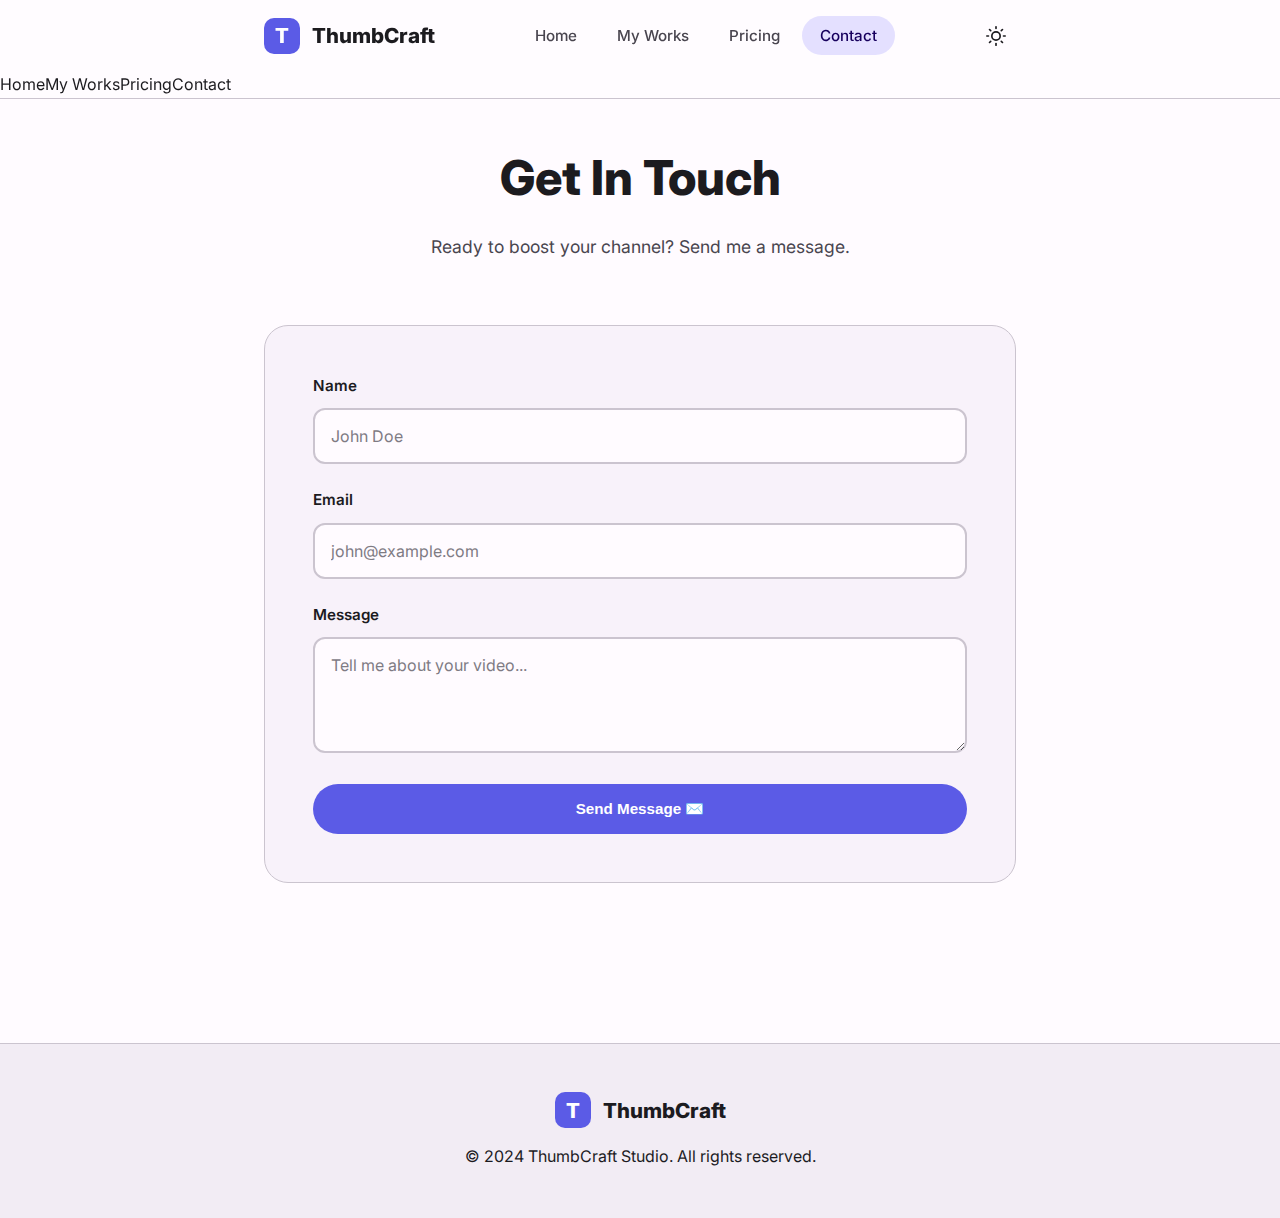
<file: contact.html>
<!DOCTYPE html>
<html lang="en">
<head>
  <meta charset="UTF-8" />
  <meta name="viewport" content="width=device-width, initial-scale=1.0" />
  <meta name="description" content="Contact ThumbCraft to start your project." />
  <title>ThumbCraft Studio — Contact</title>
  <link rel="preconnect" href="https://fonts.googleapis.com" />
  <link rel="preconnect" href="https://fonts.gstatic.com" crossorigin />
  <link href="https://fonts.googleapis.com/css2?family=Inter:wght@400;500;600;700;800&display=swap" rel="stylesheet" />
  
  <style>
    /* --- Variables & Reset --- */
    :root {
      --md-primary: #5B5BE6; --md-on-primary: #FFFFFF;
      --md-primary-container: #E4E0FF; --md-on-primary-container: #17005E;
      --md-surface: #FFFBFF; --md-surface-container: #F2ECF4;
      --md-surface-container-low: #F8F2FA;
      --md-on-surface: #1C1B1F; --md-on-surface-variant: #49454F;
      --md-outline: #7A757F; --md-outline-variant: #CBC4CF;
      --md-shadow-sm: 0 1px 2px rgba(0,0,0,0.05);
      --radius-sm: 12px; --radius-lg: 24px; --radius-full: 9999px;
      --transition-theme: background-color 0.35s ease, color 0.35s ease;
    }
    [data-theme="dark"] {
      --md-primary: #C8BFFF; --md-on-primary: #2D0F7E;
      --md-primary-container: #4335B1; --md-on-primary-container: #E4E0FF;
      --md-surface: #141218; --md-surface-container: #211F26;
      --md-surface-container-low: #1C1B20;
      --md-on-surface: #E6E0E9; --md-on-surface-variant: #CAC4D0;
      --md-outline: #948F99; --md-outline-variant: #49454F;
    }
    *, *::before, *::after { margin: 0; padding: 0; box-sizing: border-box; }
    body { font-family: 'Inter', sans-serif; background-color: var(--md-surface); color: var(--md-on-surface); transition: var(--transition-theme); line-height: 1.6; -webkit-font-smoothing: antialiased; }
    a { text-decoration: none; color: inherit; }
    
    .container { width: 100%; max-width: 800px; margin: 0 auto; padding: 0 24px; }
    .section { padding: 140px 0 80px; }
    .text-center { text-align: center; }
    
    .btn { display: inline-flex; align-items: center; justify-content: center; gap: 8px; padding: 16px 32px; border: none; border-radius: var(--radius-full); font-weight: 600; font-size: 0.95rem; cursor: pointer; transition: all 0.25s ease; width: 100%; }
    .btn-primary { background: var(--md-primary); color: var(--md-on-primary); }
    .btn-primary:hover { opacity: 0.9; transform: translateY(-2px); }

    .section-title { font-size: clamp(2rem, 5vw, 3rem); font-weight: 800; margin-bottom: 16px; }
    .section-subtitle { font-size: 1.1rem; color: var(--md-on-surface-variant); margin: 0 auto 64px; max-width: 600px; }

    /* Header */
    .header { position: fixed; top: 0; left: 0; right: 0; z-index: 1000; background: color-mix(in srgb, var(--md-surface) 85%, transparent); border-bottom: 1px solid var(--md-outline-variant); backdrop-filter: blur(16px); }
    .header-inner { display: flex; align-items: center; justify-content: space-between; height: 72px; }
    .logo { display: flex; align-items: center; gap: 12px; font-weight: 800; font-size: 1.3rem; }
    .logo-icon { width: 36px; height: 36px; background: var(--md-primary); color: #fff; border-radius: 10px; display: grid; place-items: center; }
    .nav-links { display: flex; gap: 4px; list-style: none; }
    .nav-links a { padding: 10px 18px; border-radius: var(--radius-full); font-weight: 500; font-size: 0.95rem; color: var(--md-on-surface-variant); transition: 0.2s; }
    .nav-links a:hover, .nav-links a.active { background: var(--md-primary-container); color: var(--md-on-primary-container); }
    .header-controls { display: flex; align-items: center; gap: 8px; }
    .icon-btn { background: transparent; border: none; cursor: pointer; color: var(--md-on-surface); padding: 10px; border-radius: 50%; display: flex; }
    .icon-btn:hover { background: var(--md-surface-container); }
    .hamburger { display: none; }

    /* Form */
    .contact-card { background: var(--md-surface-container-low); padding: 48px; border-radius: var(--radius-lg); border: 1px solid var(--md-outline-variant); }
    .form-group { margin-bottom: 24px; }
    .form-group label { display: block; margin-bottom: 10px; font-weight: 600; font-size: 0.95rem; color: var(--md-on-surface); }
    .form-group input, .form-group textarea {
      width: 100%; padding: 16px; border-radius: var(--radius-sm);
      border: 2px solid var(--md-outline-variant);
      background: var(--md-surface); color: var(--md-on-surface);
      font-family: inherit; font-size: 1rem; outline: none; transition: all 0.2s;
    }
    .form-group input:focus, .form-group textarea:focus { 
      border-color: var(--md-primary); 
      box-shadow: 0 0 0 4px color-mix(in srgb, var(--md-primary) 15%, transparent);
    }
    /* Placeholder color fix */
    ::placeholder { color: var(--md-on-surface-variant); opacity: 0.7; }

    footer { background: var(--md-surface-container); padding: 48px 0; border-top: 1px solid var(--md-outline-variant); margin-top: 80px; }
    .footer-content { display: flex; flex-direction: column; align-items: center; gap: 16px; }

    @media (max-width: 768px) {
      .nav-links { display: none; } .hamburger { display: flex; }
      .mobile-nav { display: none; position: fixed; top: 72px; left: 0; right: 0; background: var(--md-surface); padding: 20px; flex-direction: column; gap: 8px; border-bottom: 1px solid var(--md-outline-variant); z-index: 999; }
      .mobile-nav.open { display: flex; }
      .contact-card { padding: 32px 24px; }
    }
  </style>
</head>
<body>
  <header class="header">
    <div class="container header-inner">
      <a href="index.html" class="logo"><span class="logo-icon">T</span> ThumbCraft</a>
      <nav><ul class="nav-links">
          <li><a href="index.html">Home</a></li>
          <li><a href="works.html">My Works</a></li>
          <li><a href="pricing.html">Pricing</a></li>
          <li><a href="contact.html" class="active">Contact</a></li>
      </ul></nav>
      <div class="header-controls">
        <button class="icon-btn" id="themeToggle" aria-label="Toggle Theme">
          <svg xmlns="http://www.w3.org/2000/svg" width="20" height="20" viewBox="0 0 24 24" fill="none" stroke="currentColor" stroke-width="2" stroke-linecap="round" stroke-linejoin="round"><circle cx="12" cy="12" r="5"></circle><line x1="12" y1="1" x2="12" y2="3"></line><line x1="12" y1="21" x2="12" y2="23"></line><line x1="4.22" y1="4.22" x2="5.64" y2="5.64"></line><line x1="18.36" y1="18.36" x2="19.78" y2="19.78"></line><line x1="1" y1="12" x2="3" y2="12"></line><line x1="21" y1="12" x2="23" y2="12"></line><line x1="4.22" y1="19.78" x2="5.64" y2="18.36"></line><line x1="18.36" y1="5.64" x2="19.78" y2="4.22"></line></svg>
        </button>
        <button class="icon-btn hamburger" id="hamburgerBtn" aria-label="Menu">
          <svg xmlns="http://www.w3.org/2000/svg" width="24" height="24" viewBox="0 0 24 24" fill="none" stroke="currentColor" stroke-width="2" stroke-linecap="round" stroke-linejoin="round"><line x1="3" y1="12" x2="21" y2="12"></line><line x1="3" y1="6" x2="21" y2="6"></line><line x1="3" y1="18" x2="21" y2="18"></line></svg>
        </button>
      </div>
    </div>
    <div class="mobile-nav" id="mobileNav">
      <a href="index.html">Home</a><a href="works.html">My Works</a><a href="pricing.html">Pricing</a><a href="contact.html">Contact</a>
    </div>
  </header>

  <main class="section">
    <div class="container">
      <div class="text-center">
        <h2 class="section-title">Get In Touch</h2>
        <p class="section-subtitle">Ready to boost your channel? Send me a message.</p>
      </div>
      
      <div class="contact-card">
        <form id="contactForm">
          <div class="form-group">
            <label for="name">Name</label>
            <input type="text" id="name" placeholder="John Doe" required>
          </div>
          <div class="form-group">
            <label for="email">Email</label>
            <input type="email" id="email" placeholder="john@example.com" required>
          </div>
          <div class="form-group">
            <label for="message">Message</label>
            <textarea id="message" rows="4" placeholder="Tell me about your video..." required></textarea>
          </div>
          <button type="submit" class="btn btn-primary">Send Message ✉️</button>
        </form>
      </div>
    </div>
  </main>

  <footer>
    <div class="container footer-content">
      <a href="index.html" class="logo"><span class="logo-icon">T</span> ThumbCraft</a>
      <p class="footer-copy">&copy; 2024 ThumbCraft Studio. All rights reserved.</p>
    </div>
  </footer>

  <script>
    const themeBtn = document.getElementById('themeToggle');
    const html = document.documentElement;
    if (localStorage.getItem('theme')) html.setAttribute('data-theme', localStorage.getItem('theme'));
    else if (window.matchMedia('(prefers-color-scheme: dark)').matches) html.setAttribute('data-theme', 'dark');
    themeBtn.addEventListener('click', () => {
      const newTheme = html.getAttribute('data-theme') === 'dark' ? 'light' : 'dark';
      html.setAttribute('data-theme', newTheme);
      localStorage.setItem('theme', newTheme);
    });
    document.getElementById('hamburgerBtn').addEventListener('click', () => {
      document.getElementById('mobileNav').classList.toggle('open');
    });

    document.getElementById('contactForm').addEventListener('submit', (e) => {
      e.preventDefault();
      alert('Message sent! (This is a demo)');
    });
  </script>
</body>
</html>
</file>
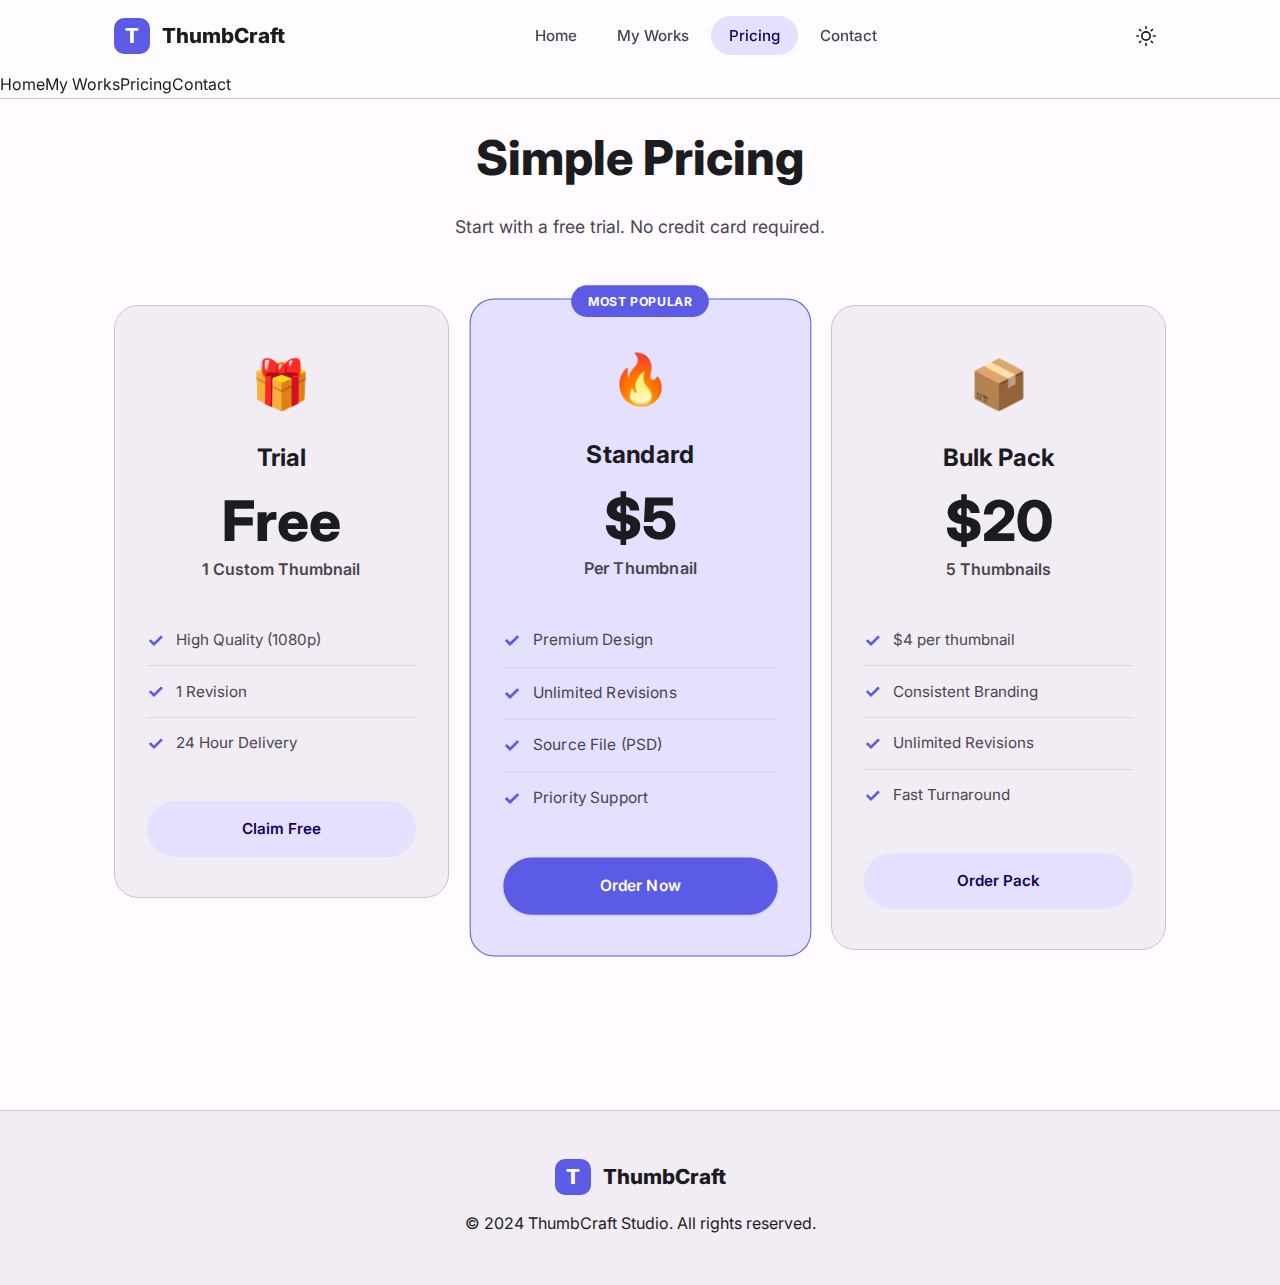
<file: pricing.html>
<!DOCTYPE html>
<html lang="en">
<head>
  <meta charset="UTF-8" />
  <meta name="viewport" content="width=device-width, initial-scale=1.0" />
  <meta name="description" content="Affordable pricing for professional YouTube thumbnails." />
  <title>ThumbCraft Studio — Pricing</title>
  <link rel="preconnect" href="https://fonts.googleapis.com" />
  <link rel="preconnect" href="https://fonts.gstatic.com" crossorigin />
  <link href="https://fonts.googleapis.com/css2?family=Inter:wght@400;500;600;700;800&display=swap" rel="stylesheet" />
  
  <style>
    /* --- Variables & Reset --- */
    :root {
      --md-primary: #5B5BE6; --md-primary-hover: #4A4AD4; --md-on-primary: #FFFFFF;
      --md-primary-container: #E4E0FF; --md-on-primary-container: #17005E;
      --md-surface: #FFFBFF; --md-surface-container: #F2ECF4;
      --md-on-surface: #1C1B1F; --md-on-surface-variant: #49454F;
      --md-outline-variant: #CBC4CF;
      --md-shadow: 0 1px 3px rgba(0,0,0,0.08); --md-shadow-md: 0 4px 8px rgba(0,0,0,0.08);
      --radius-lg: 24px; --radius-full: 9999px;
      --transition-theme: background-color 0.35s ease, color 0.35s ease;
    }
    [data-theme="dark"] {
      --md-primary: #C8BFFF; --md-on-primary: #2D0F7E;
      --md-primary-container: #4335B1; --md-on-primary-container: #E4E0FF;
      --md-surface: #141218; --md-surface-container: #211F26;
      --md-on-surface: #E6E0E9; --md-on-surface-variant: #CAC4D0;
      --md-outline-variant: #49454F;
    }
    *, *::before, *::after { margin: 0; padding: 0; box-sizing: border-box; }
    body { font-family: 'Inter', sans-serif; background-color: var(--md-surface); color: var(--md-on-surface); transition: var(--transition-theme); line-height: 1.6; -webkit-font-smoothing: antialiased; }
    a { text-decoration: none; color: inherit; }
    
    .container { width: 100%; max-width: 1100px; margin: 0 auto; padding: 0 24px; }
    .section { padding: 120px 0 80px; }
    .text-center { text-align: center; }
    
    .btn { display: inline-flex; align-items: center; justify-content: center; gap: 8px; padding: 16px 32px; border: none; border-radius: var(--radius-full); font-weight: 600; font-size: 0.95rem; cursor: pointer; transition: all 0.25s ease; }
    .btn-primary { background: var(--md-primary); color: var(--md-on-primary); box-shadow: var(--md-shadow); }
    .btn-primary:hover { background: var(--md-primary-hover); transform: translateY(-2px); }
    .btn-tonal { background: var(--md-primary-container); color: var(--md-on-primary-container); }
    .btn-tonal:hover { opacity: 0.9; transform: translateY(-2px); }

    .section-title { font-size: clamp(2rem, 5vw, 3rem); font-weight: 800; margin-bottom: 16px; }
    .section-subtitle { font-size: 1.1rem; color: var(--md-on-surface-variant); margin: 0 auto 64px; max-width: 600px; }

    /* Header */
    .header { position: fixed; top: 0; left: 0; right: 0; z-index: 1000; background: color-mix(in srgb, var(--md-surface) 85%, transparent); border-bottom: 1px solid var(--md-outline-variant); backdrop-filter: blur(16px); }
    .header-inner { display: flex; align-items: center; justify-content: space-between; height: 72px; }
    .logo { display: flex; align-items: center; gap: 12px; font-weight: 800; font-size: 1.3rem; }
    .logo-icon { width: 36px; height: 36px; background: var(--md-primary); color: #fff; border-radius: 10px; display: grid; place-items: center; }
    .nav-links { display: flex; gap: 4px; list-style: none; }
    .nav-links a { padding: 10px 18px; border-radius: var(--radius-full); font-weight: 500; font-size: 0.95rem; color: var(--md-on-surface-variant); transition: 0.2s; }
    .nav-links a:hover, .nav-links a.active { background: var(--md-primary-container); color: var(--md-on-primary-container); }
    .header-controls { display: flex; align-items: center; gap: 8px; }
    .icon-btn { background: transparent; border: none; cursor: pointer; color: var(--md-on-surface); padding: 10px; border-radius: 50%; display: flex; }
    .icon-btn:hover { background: var(--md-surface-container); }
    .hamburger { display: none; }

    /* Pricing Grid */
    .pricing-grid { display: grid; grid-template-columns: repeat(auto-fit, minmax(300px, 1fr)); gap: 24px; align-items: start; }
    .pricing-card { background: var(--md-surface-container); border: 1px solid var(--md-outline-variant); padding: 40px 32px; border-radius: var(--radius-lg); text-align: center; transition: 0.3s; position: relative; }
    .pricing-card.featured { background: var(--md-primary-container); border-color: var(--md-primary); transform: scale(1.02); }
    .pricing-card:hover { transform: translateY(-5px); border-color: var(--md-primary); }
    .pricing-card.featured:hover { transform: scale(1.02) translateY(-5px); }
    
    .pricing-badge { position: absolute; top: -14px; left: 50%; transform: translateX(-50%); background: var(--md-primary); color: white; padding: 6px 16px; font-size: 0.75rem; font-weight: 700; border-radius: 20px; text-transform: uppercase; letter-spacing: 0.5px; }
    
    .pricing-price { font-size: 3.5rem; font-weight: 800; color: var(--md-on-surface); margin: 16px 0 8px; line-height: 1; }
    .pricing-sub { font-weight: 600; color: var(--md-on-surface-variant); margin-bottom: 32px; }
    .pricing-features { list-style: none; margin: 0 0 32px 0; text-align: left; }
    .pricing-features li { padding: 10px 0; display: flex; align-items: center; gap: 12px; color: var(--md-on-surface-variant); font-size: 0.95rem; border-bottom: 1px solid color-mix(in srgb, var(--md-outline-variant) 50%, transparent); }
    .pricing-features li:last-child { border-bottom: none; }
    .pricing-features li::before { content: '✓'; color: var(--md-primary); font-weight: bold; font-size: 1.2rem; }

    footer { background: var(--md-surface-container); padding: 48px 0; border-top: 1px solid var(--md-outline-variant); margin-top: 80px; }
    .footer-content { display: flex; flex-direction: column; align-items: center; gap: 16px; }

    @media (max-width: 768px) {
      .nav-links { display: none; } .hamburger { display: flex; }
      .mobile-nav { display: none; position: fixed; top: 72px; left: 0; right: 0; background: var(--md-surface); padding: 20px; flex-direction: column; gap: 8px; border-bottom: 1px solid var(--md-outline-variant); z-index: 999; }
      .mobile-nav.open { display: flex; }
      .pricing-card.featured { transform: scale(1); } /* Reset scale on mobile */
      .pricing-card.featured:hover { transform: translateY(-5px); }
    }
  </style>
</head>
<body>
  <header class="header">
    <div class="container header-inner">
      <a href="index.html" class="logo"><span class="logo-icon">T</span> ThumbCraft</a>
      <nav><ul class="nav-links">
          <li><a href="index.html">Home</a></li>
          <li><a href="works.html">My Works</a></li>
          <li><a href="pricing.html" class="active">Pricing</a></li>
          <li><a href="contact.html">Contact</a></li>
      </ul></nav>
      <div class="header-controls">
        <button class="icon-btn" id="themeToggle" aria-label="Toggle Theme">
          <svg xmlns="http://www.w3.org/2000/svg" width="20" height="20" viewBox="0 0 24 24" fill="none" stroke="currentColor" stroke-width="2" stroke-linecap="round" stroke-linejoin="round"><circle cx="12" cy="12" r="5"></circle><line x1="12" y1="1" x2="12" y2="3"></line><line x1="12" y1="21" x2="12" y2="23"></line><line x1="4.22" y1="4.22" x2="5.64" y2="5.64"></line><line x1="18.36" y1="18.36" x2="19.78" y2="19.78"></line><line x1="1" y1="12" x2="3" y2="12"></line><line x1="21" y1="12" x2="23" y2="12"></line><line x1="4.22" y1="19.78" x2="5.64" y2="18.36"></line><line x1="18.36" y1="5.64" x2="19.78" y2="4.22"></line></svg>
        </button>
        <button class="icon-btn hamburger" id="hamburgerBtn" aria-label="Menu">
           <svg xmlns="http://www.w3.org/2000/svg" width="24" height="24" viewBox="0 0 24 24" fill="none" stroke="currentColor" stroke-width="2" stroke-linecap="round" stroke-linejoin="round"><line x1="3" y1="12" x2="21" y2="12"></line><line x1="3" y1="6" x2="21" y2="6"></line><line x1="3" y1="18" x2="21" y2="18"></line></svg>
        </button>
      </div>
    </div>
    <div class="mobile-nav" id="mobileNav">
      <a href="index.html">Home</a><a href="works.html">My Works</a><a href="pricing.html">Pricing</a><a href="contact.html">Contact</a>
    </div>
  </header>

  <main class="section">
    <div class="container">
      <div class="text-center">
        <h2 class="section-title">Simple Pricing</h2>
        <p class="section-subtitle">Start with a free trial. No credit card required.</p>
      </div>

      <div class="pricing-grid">
        <!-- Free Plan -->
        <div class="pricing-card">
          <div style="font-size: 3rem; margin-bottom: 16px;">🎁</div>
          <h3 style="font-size: 1.5rem; font-weight: 700;">Trial</h3>
          <div class="pricing-price">Free</div>
          <p class="pricing-sub">1 Custom Thumbnail</p>
          <ul class="pricing-features">
            <li>High Quality (1080p)</li>
            <li>1 Revision</li>
            <li>24 Hour Delivery</li>
          </ul>
          <a href="contact.html" class="btn btn-tonal" style="width: 100%">Claim Free</a>
        </div>

        <!-- Standard Plan -->
        <div class="pricing-card featured">
          <span class="pricing-badge">Most Popular</span>
          <div style="font-size: 3rem; margin-bottom: 16px;">🔥</div>
          <h3 style="font-size: 1.5rem; font-weight: 700;">Standard</h3>
          <div class="pricing-price">$5</div>
          <p class="pricing-sub">Per Thumbnail</p>
          <ul class="pricing-features">
            <li>Premium Design</li>
            <li>Unlimited Revisions</li>
            <li>Source File (PSD)</li>
            <li>Priority Support</li>
          </ul>
          <a href="contact.html" class="btn btn-primary" style="width: 100%">Order Now</a>
        </div>

        <!-- Bulk Plan -->
        <div class="pricing-card">
          <div style="font-size: 3rem; margin-bottom: 16px;">📦</div>
          <h3 style="font-size: 1.5rem; font-weight: 700;">Bulk Pack</h3>
          <div class="pricing-price">$20</div>
          <p class="pricing-sub">5 Thumbnails</p>
          <ul class="pricing-features">
            <li>$4 per thumbnail</li>
            <li>Consistent Branding</li>
            <li>Unlimited Revisions</li>
            <li>Fast Turnaround</li>
          </ul>
          <a href="contact.html" class="btn btn-tonal" style="width: 100%">Order Pack</a>
        </div>
      </div>
    </div>
  </main>

  <footer>
    <div class="container footer-content">
      <a href="index.html" class="logo"><span class="logo-icon">T</span> ThumbCraft</a>
      <p class="footer-copy">&copy; 2024 ThumbCraft Studio. All rights reserved.</p>
    </div>
  </footer>

  <script>
    const themeBtn = document.getElementById('themeToggle');
    const html = document.documentElement;
    if (localStorage.getItem('theme')) html.setAttribute('data-theme', localStorage.getItem('theme'));
    else if (window.matchMedia('(prefers-color-scheme: dark)').matches) html.setAttribute('data-theme', 'dark');
    themeBtn.addEventListener('click', () => {
      const newTheme = html.getAttribute('data-theme') === 'dark' ? 'light' : 'dark';
      html.setAttribute('data-theme', newTheme);
      localStorage.setItem('theme', newTheme);
    });
    document.getElementById('hamburgerBtn').addEventListener('click', () => {
      document.getElementById('mobileNav').classList.toggle('open');
    });
  </script>
</body>
</html>
</file>
